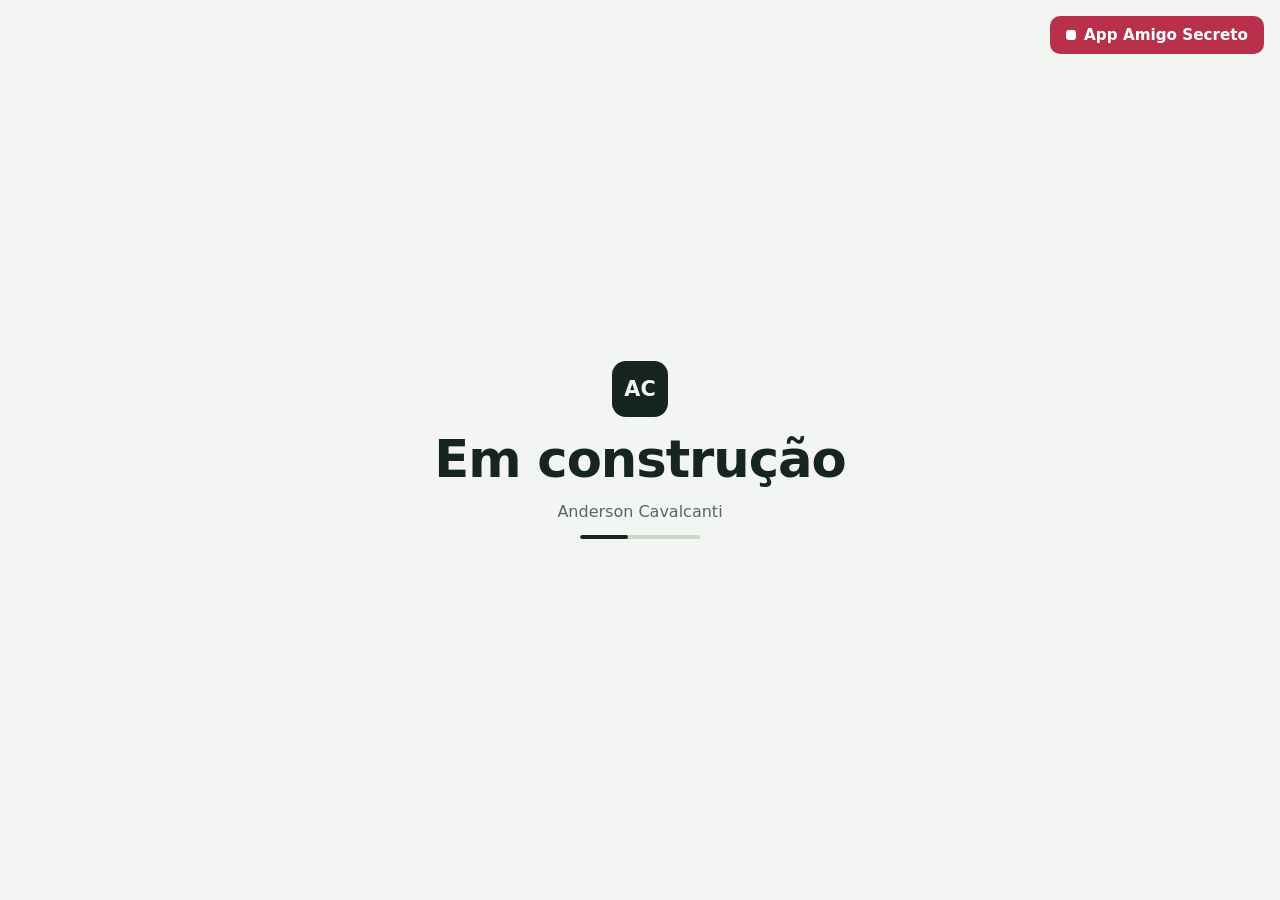
<file: index.html>
<!doctype html>
<html lang="pt-BR">
<head>
<meta charset="utf-8">
<meta name="viewport" content="width=device-width, initial-scale=1, viewport-fit=cover">
<title>Anderson Cavalcanti | Em construção</title>
<meta name="description" content="Site em construção.">
<link rel="icon" href="data:image/svg+xml,%3Csvg xmlns='http://www.w3.org/2000/svg' viewBox='0 0 64 64'%3E%3Crect width='64' height='64' rx='14' fill='%2316261E'/%3E%3Ctext x='32' y='42' font-family='Arial' font-weight='700' font-size='26' fill='%23F2F5F1' text-anchor='middle'%3EAC%3C/text%3E%3C/svg%3E">
<style>
:root{--bg:#F2F5F1;--ink:#16261E;--muted:#56685D;--line:#CBD6CC;--berry:#B8304A;--on-berry:#FFFFFF;color-scheme:light}
@media (prefers-color-scheme:dark){:root{--bg:#101814;--ink:#E7EEE8;--muted:#9DB0A3;--line:#2E3F35;--berry:#F0778D;--on-berry:#2A0A12;color-scheme:dark}}
html,body{height:100%}
body{margin:0;background:var(--bg);color:var(--ink);font-family:"Segoe UI",system-ui,-apple-system,sans-serif;display:grid;place-items:center;
  padding-left:max(16px, env(safe-area-inset-left, 0px));padding-right:max(16px, env(safe-area-inset-right, 0px));box-sizing:border-box}
main{text-align:center;display:grid;gap:14px;justify-items:center}
.mark{width:56px;height:56px;border-radius:14px;background:var(--ink);color:var(--bg);display:grid;place-items:center;font-weight:700;font-size:1.3rem}
h1{margin:0;font-size:clamp(2rem,7vw,3.2rem);letter-spacing:-.02em;line-height:1.1}
p{margin:0;color:var(--muted)}
.bar{width:120px;height:4px;border-radius:4px;background:var(--line);overflow:hidden}
.bar i{display:block;width:40%;height:100%;background:var(--ink);border-radius:4px;animation:go 1.8s ease-in-out infinite}
@keyframes go{0%{transform:translateX(-100%)}100%{transform:translateX(260%)}}
@media (prefers-reduced-motion:reduce){.bar i{animation:none;width:100%}}
header{position:fixed;top:0;left:0;right:0;display:flex;justify-content:flex-end;align-items:center;
  padding-top:calc(16px + env(safe-area-inset-top, 0px));padding-bottom:16px;
  padding-left:max(16px, env(safe-area-inset-left, 0px));padding-right:max(16px, env(safe-area-inset-right, 0px))}
.app-btn{display:inline-flex;align-items:center;justify-content:center;gap:8px;text-align:center;text-decoration:none;font-weight:600;
  border-radius:10px;padding:10px 16px;background:var(--berry);color:var(--on-berry);font-size:.95rem}
.app-btn:hover{filter:brightness(1.06)}
.app-btn:focus-visible{outline:2px solid var(--ink);outline-offset:3px}
.app-btn i{width:10px;height:10px;border-radius:3px;background:var(--on-berry);display:inline-block}
</style>
</head>
<body>
<header><a class="app-btn" href="/amigo-secreto"><i aria-hidden="true"></i>App Amigo Secreto</a></header>
<main>
  <div class="mark" aria-hidden="true">AC</div>
  <h1>Em construção</h1>
  <p>Anderson Cavalcanti</p>
  <div class="bar" aria-hidden="true"><i></i></div>
</main>
</body>
</html>
</file>
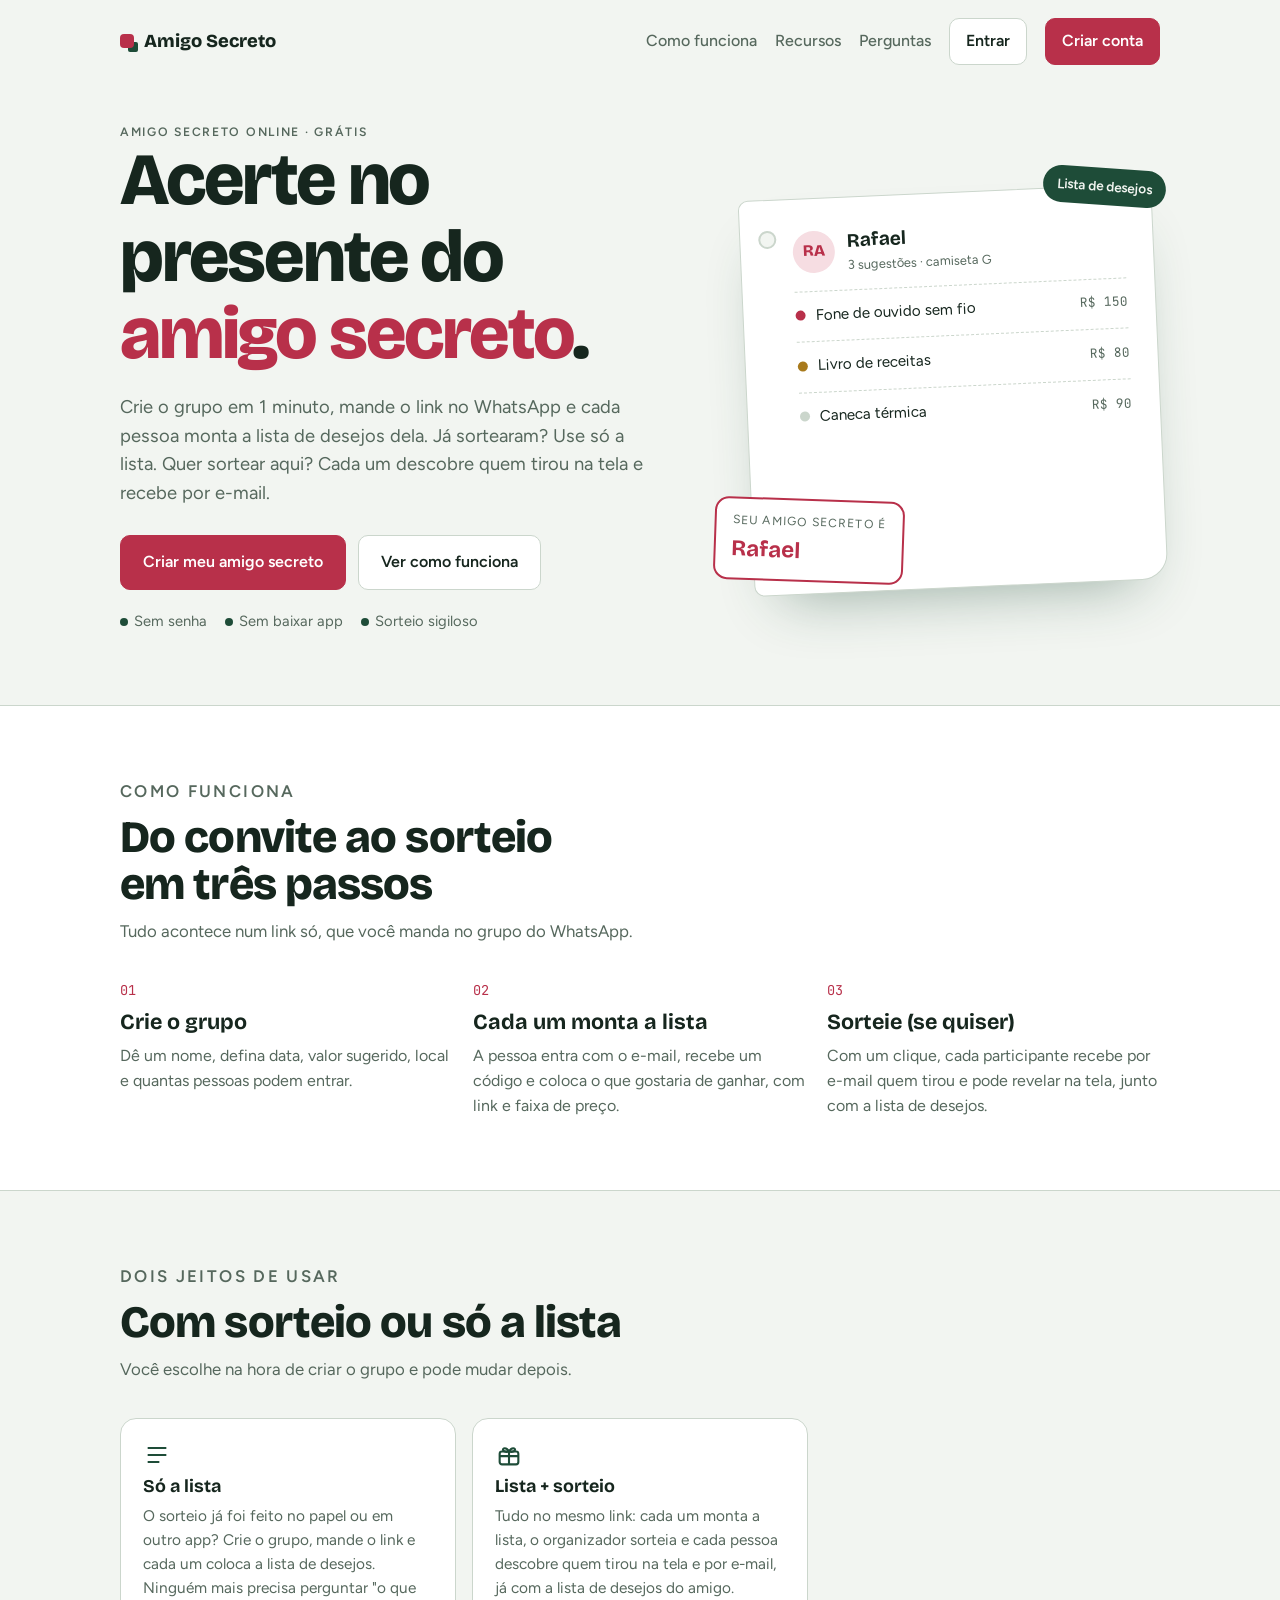
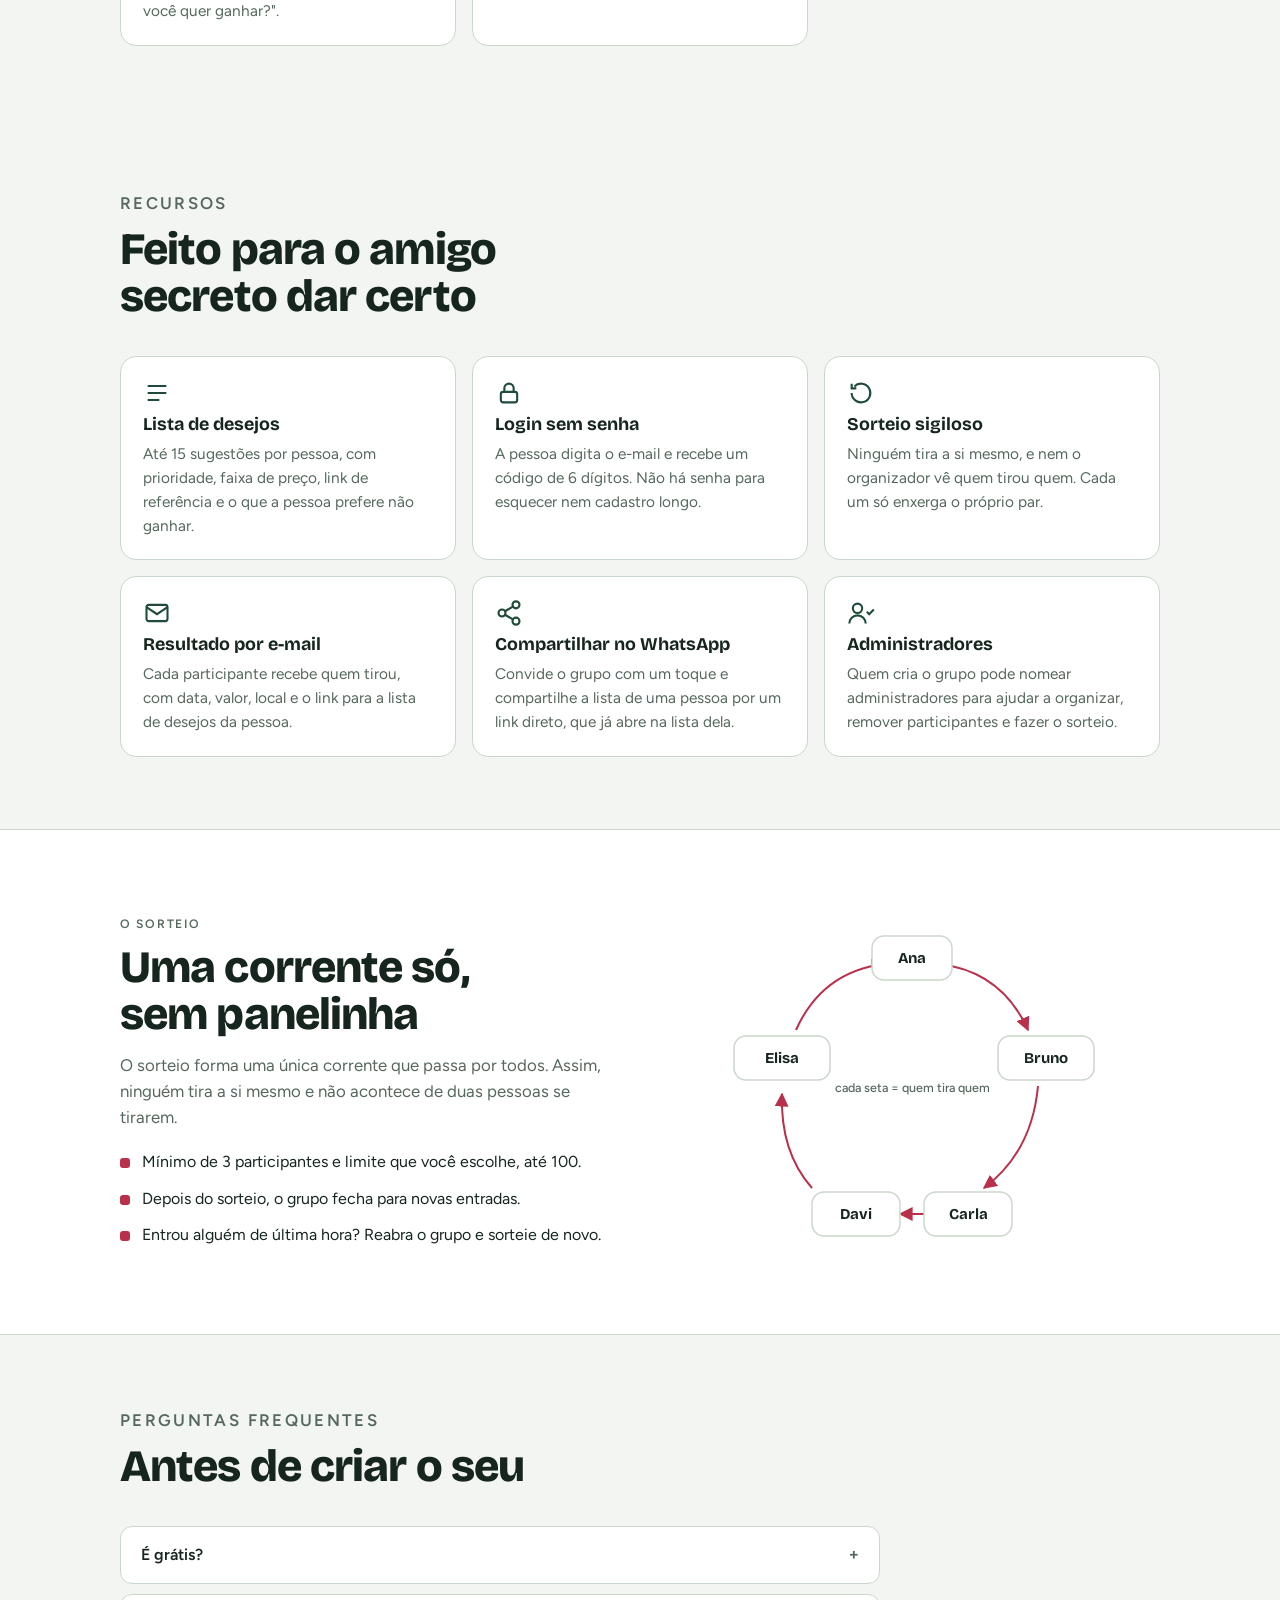
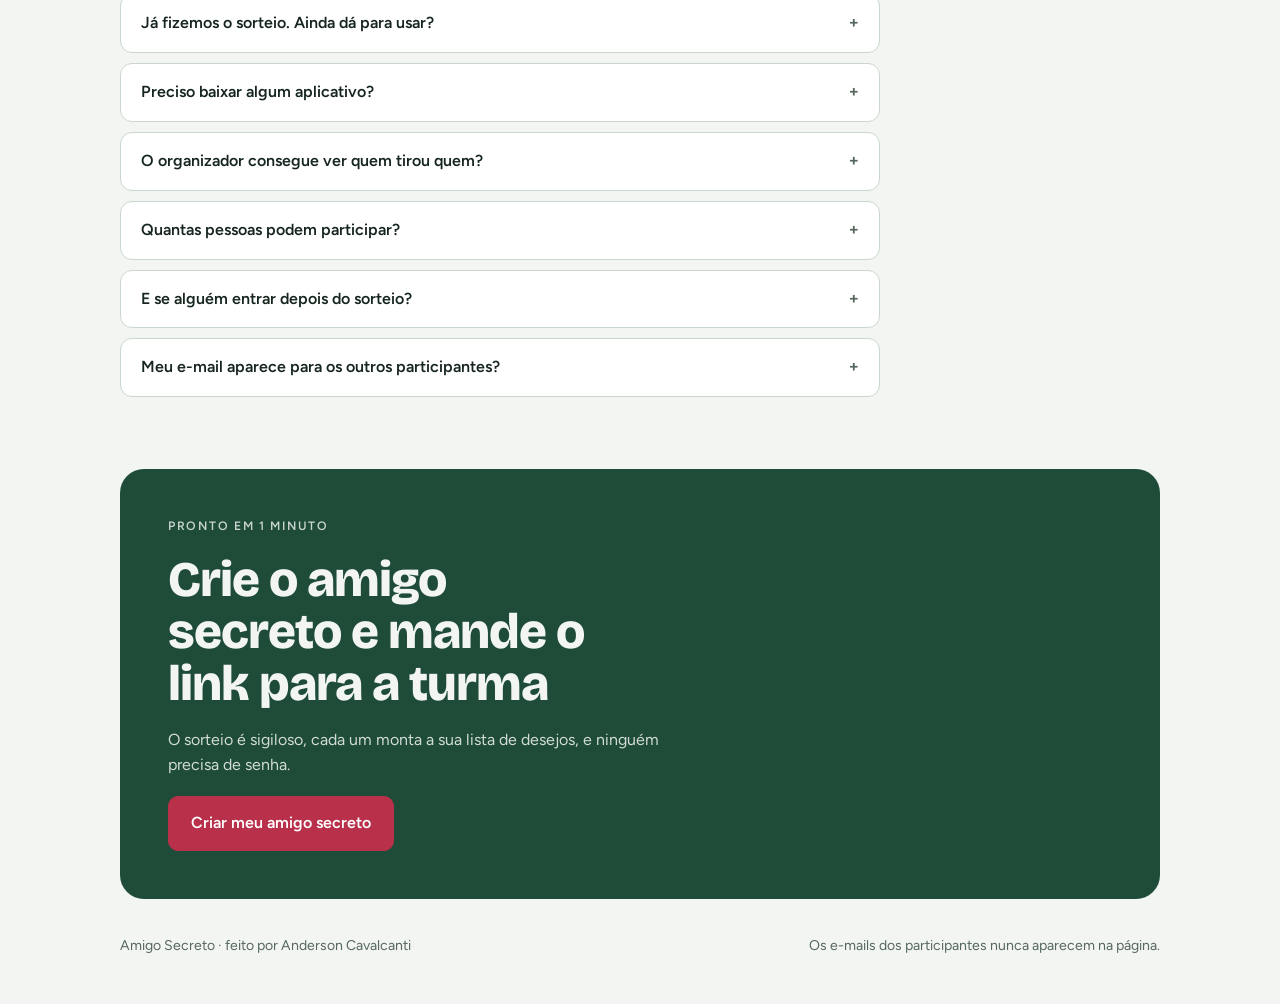
<file: amigo-secreto/index.html>
<!doctype html>
<html lang="pt-BR">
<head>
<meta charset="utf-8">
<meta name="viewport" content="width=device-width, initial-scale=1, viewport-fit=cover">
<title>Amigo Secreto online com lista de desejos e sorteio por e-mail</title>
<meta name="description" content="Crie seu amigo secreto em 1 minuto: cada pessoa monta a lista de desejos, o sorteio é sigiloso e cada um recebe quem tirou por e-mail. Grátis e sem senha.">
<meta property="og:title" content="Amigo Secreto: lista de desejos + sorteio por e-mail">
<meta property="og:description" content="Crie o grupo, mande o link no WhatsApp e sorteie. Ninguém tira a si mesmo e nem o organizador vê o resultado.">
<meta property="og:type" content="website">
<meta name="robots" content="noindex">
<link rel="icon" href="data:image/svg+xml,%3Csvg xmlns='http://www.w3.org/2000/svg' viewBox='0 0 64 64'%3E%3Crect x='8' y='24' width='48' height='32' rx='4' fill='%231E4C38'/%3E%3Crect x='4' y='16' width='56' height='12' rx='3' fill='%23B8304A'/%3E%3Crect x='28' y='16' width='8' height='40' fill='%23F2F5F1'/%3E%3C/svg%3E">
<link rel="preconnect" href="https://fonts.googleapis.com">
<link rel="preconnect" href="https://fonts.gstatic.com" crossorigin>
<link rel="stylesheet" href="https://fonts.googleapis.com/css2?family=Bricolage+Grotesque:opsz,wght@12..96,700;12..96,800&family=Figtree:wght@400;500;600&family=JetBrains+Mono:wght@500&display=swap">
<style>
/* Layout: hero com a "etiqueta de presente" à direita, faixa de 3 passos, grade de recursos, bloco do sorteio, FAQ, CTA final. */
:root{
  --bg:#F2F5F1; --surface:#FFFFFF; --sunk:#E6ECE5; --line:#CBD6CC;
  --ink:#16261E; --muted:#56685D;
  --pine:#1E4C38; --pine-ink:#F2F5F1;
  --berry:#B8304A; --berry-soft:#F6DDE2;
  --gold:#A87A1C;
  --display:"Bricolage Grotesque","Avenir Next","Segoe UI",system-ui,sans-serif;
  --body:"Figtree","Segoe UI",system-ui,-apple-system,sans-serif;
  --mono:"JetBrains Mono",ui-monospace,"SFMono-Regular",Menlo,monospace;
  color-scheme:light;
}
@media (prefers-color-scheme: dark){:root{
  --bg:#101814; --surface:#17221C; --sunk:#1E2B24; --line:#2E3F35;
  --ink:#E7EEE8; --muted:#9DB0A3;
  --pine:#7CC39C; --pine-ink:#0E1A13;
  --berry:#F0778D; --berry-soft:#3A1E25;
  --gold:#E0B456;
  color-scheme:dark;
}}
*{box-sizing:border-box}
[hidden]{display:none!important}
html{-webkit-text-size-adjust:100%;scroll-behavior:smooth}
@media (prefers-reduced-motion:reduce){html{scroll-behavior:auto}}
body{margin:0;background:var(--bg);color:var(--ink);font-family:var(--body);font-size:16px;line-height:1.55}
.wrap{max-width:1080px;margin:0 auto;padding-left:max(20px, env(safe-area-inset-left, 0px));padding-right:max(20px, env(safe-area-inset-right, 0px))}
h1,h2,h3{font-family:var(--display);margin:0;line-height:1.05;text-wrap:balance}
p{margin:0}
a{color:inherit}
:focus-visible{outline:2px solid var(--berry);outline-offset:3px}
.eyebrow{font-size:.76rem;text-transform:uppercase;letter-spacing:.14em;color:var(--muted);font-weight:600}
.btn{display:inline-flex;align-items:center;justify-content:center;gap:8px;text-align:center;text-decoration:none;font-weight:600;border-radius:10px;padding:14px 22px;border:1px solid var(--line);background:var(--surface);color:var(--ink);transition:transform .15s, filter .15s}
.btn:hover{transform:translateY(-1px)}
.btn.primary{background:var(--berry);border-color:var(--berry);color:#fff}
.btn.primary:hover{filter:brightness(1.06)}
@media (prefers-reduced-motion:reduce){.btn{transition:none}.btn:hover{transform:none}}

/* nav */
nav{padding-block:18px;display:flex;justify-content:space-between;align-items:center;gap:12px}
.brand{font-family:var(--display);font-weight:800;font-size:1.15rem;display:inline-flex;align-items:center;gap:10px;text-decoration:none}
.brand i{width:14px;height:14px;border-radius:4px;background:var(--berry);display:inline-block;box-shadow:6px 6px 0 -2px var(--pine)}
nav .links{display:flex;gap:18px;align-items:center;font-weight:500;color:var(--muted)}
nav .links a{text-decoration:none}
nav .links a:hover{color:var(--ink)}
nav .btn{padding:10px 16px}

/* hero */
.hero{display:grid;grid-template-columns:1.1fr .9fr;gap:48px;align-items:center;padding-block:40px 72px}
.hero h1{font-size:clamp(2.6rem,6.4vw,4.6rem);font-weight:800;letter-spacing:-.03em}
.hero h1 em{font-style:normal;color:var(--berry)}
.hero .sub{font-size:1.15rem;color:var(--muted);max-width:52ch;margin-top:20px}
.cta-row{display:flex;flex-wrap:wrap;gap:12px;margin-top:28px;align-items:center}
.reassure{display:flex;flex-wrap:wrap;gap:8px 18px;margin-top:20px;color:var(--muted);font-size:.92rem}
.reassure span{display:inline-flex;gap:6px;align-items:center}
.reassure span::before{content:"";width:8px;height:8px;border-radius:50%;background:var(--pine)}

/* ilustração: etiqueta de presente com a lista */
.stage{position:relative;min-height:420px}
.tag{position:absolute;inset:24px 0 0 32px;background:var(--surface);border:1px solid var(--line);border-radius:10px 26px 26px 10px;padding:28px 28px 24px 52px;display:grid;gap:14px;align-content:start;box-shadow:0 30px 60px -30px color-mix(in srgb, var(--pine) 45%, transparent);transform:rotate(-2.5deg)}
.tag::before{content:"";position:absolute;left:18px;top:30px;width:14px;height:14px;border-radius:50%;background:var(--bg);border:2px solid var(--line)}
.tag .who{display:flex;gap:12px;align-items:center}
.av{width:42px;height:42px;border-radius:50%;display:grid;place-items:center;background:var(--berry-soft);color:var(--berry);font-family:var(--display);font-weight:800}
.tag .who b{font-family:var(--display);font-size:1.2rem}
.tag .who small{display:block;color:var(--muted);font-size:.8rem}
.wish{display:grid;grid-template-columns:auto 1fr auto;gap:10px;align-items:center;padding-top:12px;border-top:1px dashed var(--line);font-size:.95rem}
.wish:first-of-type{border-top:0;padding-top:0}
.dot{width:10px;height:10px;border-radius:50%}
.dot.a{background:var(--berry)} .dot.m{background:var(--gold)} .dot.b{background:var(--line)}
.wish .p{font-family:var(--mono);font-size:.8rem;color:var(--muted)}
.ribbon{position:absolute;right:-6px;top:0;background:var(--pine);color:var(--pine-ink);font-weight:600;font-size:.85rem;padding:8px 14px;border-radius:999px;transform:rotate(4deg)}
.reveal-chip{position:absolute;left:0;bottom:6px;background:var(--surface);border:2px solid var(--berry);border-radius:14px;padding:12px 16px;display:grid;gap:2px;transform:rotate(2deg)}
.reveal-chip small{color:var(--muted);font-size:.75rem;text-transform:uppercase;letter-spacing:.1em}
.reveal-chip b{font-family:var(--display);font-size:1.4rem;color:var(--berry)}

/* seções */
section{padding-block:72px}
.band{background:var(--surface);border-block:1px solid var(--line)}
.sec-head{display:grid;gap:10px;max-width:640px;margin-bottom:36px}
.sec-head h2{font-size:clamp(1.9rem,4vw,2.8rem);font-weight:800;letter-spacing:-.02em}
.sec-head p{color:var(--muted);font-size:1.05rem}

.steps{display:grid;grid-template-columns:repeat(3,minmax(0,1fr));gap:20px;counter-reset:st}
.step{display:grid;gap:10px;align-content:start}
.step .n{font-family:var(--mono);font-size:.85rem;color:var(--berry)}
.step h3{font-size:1.35rem}
.step p{color:var(--muted)}

.features{display:grid;grid-template-columns:repeat(3,minmax(0,1fr));gap:16px}
.feat{background:var(--surface);border:1px solid var(--line);border-radius:16px;padding:22px;display:grid;gap:8px;align-content:start}
.feat svg{width:28px;height:28px;color:var(--pine)}
.feat h3{font-size:1.12rem}
.feat p{color:var(--muted);font-size:.96rem}

/* sorteio */
.draw{display:grid;grid-template-columns:1fr 1fr;gap:48px;align-items:center}
.draw ul{list-style:none;padding:0;margin:20px 0 0;display:grid;gap:12px}
.draw li{display:grid;grid-template-columns:auto 1fr;gap:12px;align-items:start}
.draw li::before{content:"";width:10px;height:10px;border-radius:3px;background:var(--berry);margin-top:8px}
.cycle{width:100%;max-width:420px;justify-self:center}
.cycle text{font-family:var(--display);font-weight:700;font-size:15px;fill:var(--ink)}
.cycle .node{fill:var(--surface);stroke:var(--line);stroke-width:1.5}
.cycle .edge{fill:none;stroke:var(--berry);stroke-width:2}
.cycle .cap{font-family:var(--body);font-weight:500;font-size:12.5px;fill:var(--muted)}

/* FAQ */
.faq{display:grid;gap:10px;max-width:760px}
.faq details{background:var(--surface);border:1px solid var(--line);border-radius:12px;padding:16px 20px}
.faq summary{cursor:pointer;font-weight:600;list-style:none;display:flex;justify-content:space-between;gap:12px}
.faq summary::-webkit-details-marker{display:none}
.faq summary::after{content:"+";font-family:var(--mono);color:var(--muted)}
.faq details[open] summary::after{content:"–"}
.faq details p{color:var(--muted);margin-top:10px}

/* CTA final */
.final{background:var(--pine);color:var(--pine-ink);border-radius:24px;padding:48px;display:grid;gap:18px;justify-items:start}
.final h2{font-size:clamp(2rem,4.6vw,3.1rem);font-weight:800;letter-spacing:-.02em;max-width:18ch}
.final p{opacity:.85;max-width:52ch}
.final .btn.primary{background:var(--berry);border-color:var(--berry)}
footer{padding-block:36px 48px;color:var(--muted);font-size:.88rem;display:flex;justify-content:space-between;gap:12px;flex-wrap:wrap}
footer a{text-decoration:none}

@media (max-width:900px){
  .hero,.draw{grid-template-columns:1fr}
  .stage{min-height:400px;max-width:480px;width:100%}
  .features{grid-template-columns:1fr 1fr}
}
@media (max-width:620px){
  nav .links a:not(.btn){display:none}
  .steps,.features{grid-template-columns:1fr}
  section{padding-block:56px}
  .final{padding:32px 24px}
  .tag{inset:24px 0 0 8px;padding-left:44px}
}
</style>
</head>
<body>
<div class="wrap">
  <nav aria-label="Principal">
    <a class="brand" href="/amigo-secreto"><i aria-hidden="true"></i>Amigo Secreto</a>
    <div class="links">
      <a href="#como-funciona">Como funciona</a>
      <a href="#recursos">Recursos</a>
      <a href="#perguntas">Perguntas</a>
      <a class="btn" href="/amigo-secreto/entrar">Entrar</a>
      <a class="btn primary" href="/amigo-secreto/cadastro">Criar conta</a>
    </div>
  </nav>

  <header class="hero">
    <div>
      <p class="eyebrow">Amigo secreto online · grátis</p>
      <h1>Acerte no presente do <em>amigo secreto</em>.</h1>
      <p class="sub">Crie o grupo em 1 minuto, mande o link no WhatsApp e cada pessoa monta a lista de desejos dela. Já sortearam? Use só a lista. Quer sortear aqui? Cada um descobre quem tirou na tela e recebe por e-mail.</p>
      <div class="cta-row">
        <a class="btn primary" href="/amigo-secreto/cadastro?next=/amigo-secreto/novo">Criar meu amigo secreto</a>
        <a class="btn" href="#como-funciona">Ver como funciona</a>
      </div>
      <div class="reassure"><span>Sem senha</span><span>Sem baixar app</span><span>Sorteio sigiloso</span></div>
    </div>

    <div class="stage" aria-hidden="true">
      <div class="tag">
        <div class="who"><span class="av">RA</span><div><b>Rafael</b><small>3 sugestões · camiseta G</small></div></div>
        <div class="wish"><span class="dot a"></span><span>Fone de ouvido sem fio</span><span class="p">R$ 150</span></div>
        <div class="wish"><span class="dot m"></span><span>Livro de receitas</span><span class="p">R$ 80</span></div>
        <div class="wish"><span class="dot b"></span><span>Caneca térmica</span><span class="p">R$ 90</span></div>
      </div>
      <span class="ribbon">Lista de desejos</span>
      <div class="reveal-chip"><small>Seu amigo secreto é</small><b>Rafael</b></div>
    </div>
  </header>
</div>

<section class="band" id="como-funciona">
  <div class="wrap">
    <div class="sec-head">
      <p class="eyebrow">Como funciona</p>
      <h2>Do convite ao sorteio em três passos</h2>
      <p>Tudo acontece num link só, que você manda no grupo do WhatsApp.</p>
    </div>
    <div class="steps">
      <div class="step"><span class="n">01</span><h3>Crie o grupo</h3><p>Dê um nome, defina data, valor sugerido, local e quantas pessoas podem entrar.</p></div>
      <div class="step"><span class="n">02</span><h3>Cada um monta a lista</h3><p>A pessoa entra com o e-mail, recebe um código e coloca o que gostaria de ganhar, com link e faixa de preço.</p></div>
      <div class="step"><span class="n">03</span><h3>Sorteie (se quiser)</h3><p>Com um clique, cada participante recebe por e-mail quem tirou e pode revelar na tela, junto com a lista de desejos.</p></div>
    </div>
  </div>
</section>

<section id="modos">
  <div class="wrap">
    <div class="sec-head">
      <p class="eyebrow">Dois jeitos de usar</p>
      <h2>Com sorteio ou só a lista</h2>
      <p>Você escolhe na hora de criar o grupo e pode mudar depois.</p>
    </div>
    <div class="features">
      <article class="feat">
        <svg viewBox="0 0 24 24" fill="none" stroke="currentColor" stroke-width="1.8" aria-hidden="true"><path d="M4 6h16M4 12h16M4 18h10"/></svg>
        <h3>Só a lista</h3><p>O sorteio já foi feito no papel ou em outro app? Crie o grupo, mande o link e cada um coloca a lista de desejos. Ninguém mais precisa perguntar "o que você quer ganhar?".</p>
      </article>
      <article class="feat">
        <svg viewBox="0 0 24 24" fill="none" stroke="currentColor" stroke-width="1.8" aria-hidden="true"><rect x="4" y="9" width="16" height="11" rx="2"/><path d="M4 13h16M12 9v11M12 9c-2-4-6-3-5-1s5 1 5 1zm0 0c2-4 6-3 5-1s-5 1-5 1z"/></svg>
        <h3>Lista + sorteio</h3><p>Tudo no mesmo link: cada um monta a lista, o organizador sorteia e cada pessoa descobre quem tirou na tela e por e-mail, já com a lista de desejos do amigo.</p>
      </article>
    </div>
  </div>
</section>

<section id="recursos">
  <div class="wrap">
    <div class="sec-head">
      <p class="eyebrow">Recursos</p>
      <h2>Feito para o amigo secreto dar certo</h2>
    </div>
    <div class="features">
      <article class="feat">
        <svg viewBox="0 0 24 24" fill="none" stroke="currentColor" stroke-width="1.8" aria-hidden="true"><path d="M4 6h16M4 12h16M4 18h10"/></svg>
        <h3>Lista de desejos</h3><p>Até 15 sugestões por pessoa, com prioridade, faixa de preço, link de referência e o que a pessoa prefere não ganhar.</p>
      </article>
      <article class="feat">
        <svg viewBox="0 0 24 24" fill="none" stroke="currentColor" stroke-width="1.8" aria-hidden="true"><rect x="5" y="11" width="14" height="9" rx="2"/><path d="M8 11V8a4 4 0 0 1 8 0v3"/></svg>
        <h3>Login sem senha</h3><p>A pessoa digita o e-mail e recebe um código de 6 dígitos. Não há senha para esquecer nem cadastro longo.</p>
      </article>
      <article class="feat">
        <svg viewBox="0 0 24 24" fill="none" stroke="currentColor" stroke-width="1.8" aria-hidden="true"><path d="M4 12a8 8 0 1 0 2.3-5.6M4 4v4h4"/></svg>
        <h3>Sorteio sigiloso</h3><p>Ninguém tira a si mesmo, e nem o organizador vê quem tirou quem. Cada um só enxerga o próprio par.</p>
      </article>
      <article class="feat">
        <svg viewBox="0 0 24 24" fill="none" stroke="currentColor" stroke-width="1.8" aria-hidden="true"><rect x="3" y="5" width="18" height="14" rx="2"/><path d="M3 7l9 6 9-6"/></svg>
        <h3>Resultado por e-mail</h3><p>Cada participante recebe quem tirou, com data, valor, local e o link para a lista de desejos da pessoa.</p>
      </article>
      <article class="feat">
        <svg viewBox="0 0 24 24" fill="none" stroke="currentColor" stroke-width="1.8" aria-hidden="true"><circle cx="18" cy="5" r="3"/><circle cx="6" cy="12" r="3"/><circle cx="18" cy="19" r="3"/><path d="M8.6 10.5l6.8-4M8.6 13.5l6.8 4"/></svg>
        <h3>Compartilhar no WhatsApp</h3><p>Convide o grupo com um toque e compartilhe a lista de uma pessoa por um link direto, que já abre na lista dela.</p>
      </article>
      <article class="feat">
        <svg viewBox="0 0 24 24" fill="none" stroke="currentColor" stroke-width="1.8" aria-hidden="true"><circle cx="9" cy="8" r="4"/><path d="M2 21a7 7 0 0 1 14 0M17 11l2 2 4-4"/></svg>
        <h3>Administradores</h3><p>Quem cria o grupo pode nomear administradores para ajudar a organizar, remover participantes e fazer o sorteio.</p>
      </article>
    </div>
  </div>
</section>

<section class="band">
  <div class="wrap draw">
    <div>
      <p class="eyebrow">O sorteio</p>
      <h2 style="font-size:clamp(1.9rem,4vw,2.8rem);font-weight:800;letter-spacing:-.02em;margin-top:10px">Uma corrente só, sem panelinha</h2>
      <p style="color:var(--muted);margin-top:14px;font-size:1.05rem">O sorteio forma uma única corrente que passa por todos. Assim, ninguém tira a si mesmo e não acontece de duas pessoas se tirarem.</p>
      <ul>
        <li><span>Mínimo de 3 participantes e limite que você escolhe, até 100.</span></li>
        <li><span>Depois do sorteio, o grupo fecha para novas entradas.</span></li>
        <li><span>Entrou alguém de última hora? Reabra o grupo e sorteie de novo.</span></li>
      </ul>
    </div>
    <svg class="cycle" viewBox="0 0 420 360" role="img" aria-label="Corrente do sorteio: Ana tira Bruno, Bruno tira Carla, Carla tira Davi, Davi tira Elisa e Elisa tira Ana">
      <defs><marker id="ah" viewBox="0 0 10 10" refX="9" refY="5" markerWidth="7" markerHeight="7" orient="auto-start-reverse"><path d="M0 0L10 5L0 10z" fill="var(--berry)"/></marker></defs>
      <path class="edge" d="M238 62 Q300 70 326 128" marker-end="url(#ah)"/>
      <path class="edge" d="M336 184 Q330 250 282 286" marker-end="url(#ah)"/>
      <path class="edge" d="M222 312 H 198" marker-end="url(#ah)"/>
      <path class="edge" d="M110 286 Q78 250 80 192" marker-end="url(#ah)"/>
      <path class="edge" d="M94 128 Q120 70 182 62" marker-end="url(#ah)"/>
      <g><rect class="node" x="170" y="34" width="80" height="44" rx="12"/><text x="210" y="61" text-anchor="middle">Ana</text></g>
      <g><rect class="node" x="296" y="134" width="96" height="44" rx="12"/><text x="344" y="161" text-anchor="middle">Bruno</text></g>
      <g><rect class="node" x="222" y="290" width="88" height="44" rx="12"/><text x="266" y="317" text-anchor="middle">Carla</text></g>
      <g><rect class="node" x="110" y="290" width="88" height="44" rx="12"/><text x="154" y="317" text-anchor="middle">Davi</text></g>
      <g><rect class="node" x="32" y="134" width="96" height="44" rx="12"/><text x="80" y="161" text-anchor="middle">Elisa</text></g>
      <text class="cap" x="210" y="190" text-anchor="middle">cada seta = quem tira quem</text>
    </svg>
  </div>
</section>

<section id="perguntas">
  <div class="wrap">
    <div class="sec-head"><p class="eyebrow">Perguntas frequentes</p><h2>Antes de criar o seu</h2></div>
    <div class="faq">
      <details><summary>É grátis?</summary><p>Sim. Criar grupos, montar listas e sortear não custa nada.</p></details>
      <details><summary>Já fizemos o sorteio. Ainda dá para usar?</summary><p>Sim. Crie o grupo no modo "Só a lista": cada pessoa coloca a lista de desejos e todos consultam pelo mesmo link, sem sorteio.</p></details>
      <details><summary>Preciso baixar algum aplicativo?</summary><p>Não. Funciona no navegador do celular ou do computador. Basta abrir o link do grupo.</p></details>
      <details><summary>O organizador consegue ver quem tirou quem?</summary><p>Não. O resultado fica guardado de forma que cada pessoa só vê o próprio amigo secreto, inclusive quem criou o grupo.</p></details>
      <details><summary>Quantas pessoas podem participar?</summary><p>De 3 a 100 por grupo. Quem cria o grupo define o limite e pode mudar depois.</p></details>
      <details><summary>E se alguém entrar depois do sorteio?</summary><p>Um administrador reabre o grupo, a pessoa entra e o sorteio é feito de novo. Todos recebem um novo e-mail.</p></details>
      <details><summary>Meu e-mail aparece para os outros participantes?</summary><p>Não. Os participantes veem só o nome e a lista de desejos. O e-mail é usado apenas para o login e para enviar o resultado.</p></details>
    </div>
  </div>
</section>

<div class="wrap">
  <div class="final">
    <p class="eyebrow" style="color:inherit;opacity:.8">Pronto em 1 minuto</p>
    <h2>Crie o amigo secreto e mande o link para a turma</h2>
    <p>O sorteio é sigiloso, cada um monta a sua lista de desejos, e ninguém precisa de senha.</p>
    <a class="btn primary" href="/amigo-secreto/cadastro?next=/amigo-secreto/novo">Criar meu amigo secreto</a>
  </div>
  <footer>
    <span>Amigo Secreto · feito por <a href="https://www.andersoncavalcanti.com.br">Anderson Cavalcanti</a></span>
    <span>Os e-mails dos participantes nunca aparecem na página.</span>
  </footer>
</div>
</body>
</html>
</file>
